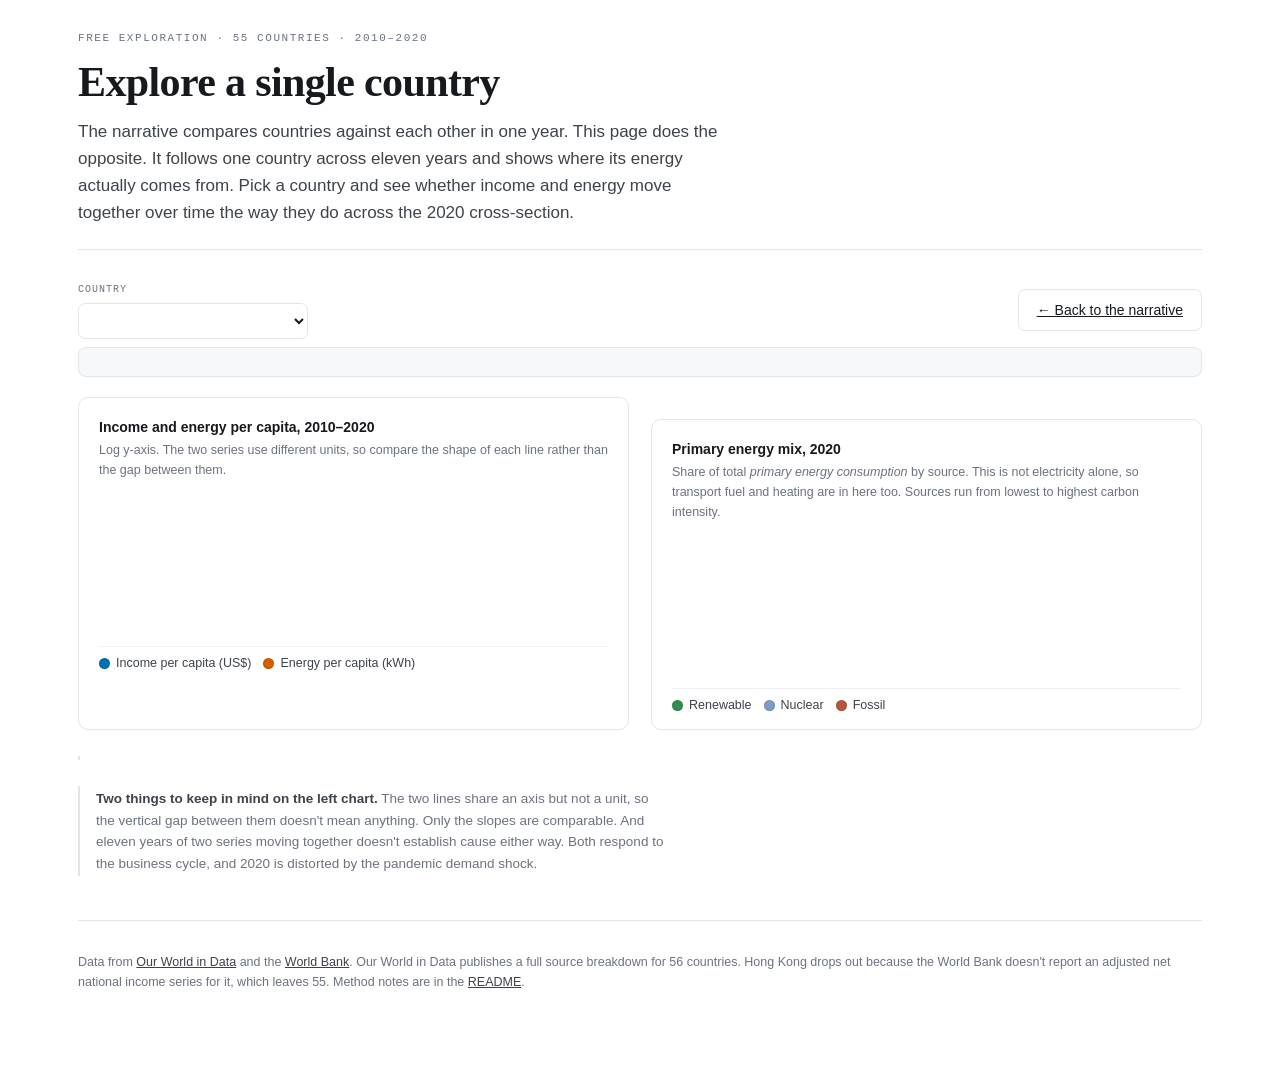
<file: exploration.html>
<!DOCTYPE html>
<html lang="en">
<head>
  <meta charset="utf-8">
  <meta name="viewport" content="width=device-width, initial-scale=1">
  <title>Explore by country — Energy &amp; Prosperity</title>
  <meta name="description" content="Country-level explorer: income and energy per capita 2010–2020, plus the 2020 electricity generation mix.">

  <link rel="stylesheet" href="css/styles.css">
  <script src="https://d3js.org/d3.v7.min.js"></script>
  <script src="js/common.js"></script>
</head>

<body>
<div class="wrap">

  <header class="masthead">
    <p class="kicker">Free exploration · 55 countries · 2010–2020</p>
    <h1>Explore a single country</h1>
    <p class="standfirst">
      The narrative compares countries against each other in one year. This page does the opposite. It
      follows one country across eleven years and shows where its energy actually comes from. Pick a
      country and see whether income and energy move together over time the way they do across the
      2020 cross-section.
    </p>
  </header>

  <div class="controls" style="border-top:0; margin-top:0; padding-top:0;">
    <div class="field">
      <label for="countrySelect">Country</label>
      <select id="countrySelect"></select>
    </div>
    <span class="spacer"></span>
    <a class="btn" href="index.html">← Back to the narrative</a>
  </div>

  <div class="stats" id="stats" aria-live="polite"></div>

  <div class="grid-2">

    <div class="chart-card">
      <p class="chart-title" id="lineTitle">Income and energy per capita, 2010–2020</p>
      <p class="chart-sub">Log y-axis. The two series use different units, so compare the shape of each line rather than the gap between them.</p>
      <svg id="lineChart" role="img" aria-label="Line chart of income and energy per capita over time"></svg>
      <div class="legend-row">
        <div class="legend-group">
          <span class="legend-item"><span class="swatch" style="background:#0072b2"></span>Income per capita (US$)</span>
          <span class="legend-item"><span class="swatch" style="background:#d55e00"></span>Energy per capita (kWh)</span>
        </div>
      </div>
    </div>

    <div class="chart-card">
      <p class="chart-title" id="barTitle">Primary energy mix, 2020</p>
      <p class="chart-sub">Share of total <em>primary energy consumption</em> by source. This is not electricity alone, so transport fuel and heating are in here too. Sources run from lowest to highest carbon intensity.</p>
      <svg id="barChart" role="img" aria-label="Bar chart of primary energy consumption share by source"></svg>
      <div class="legend-row">
        <div class="legend-group">
          <span class="legend-item"><span class="swatch" style="background:#2f8f4e"></span>Renewable</span>
          <span class="legend-item"><span class="swatch" style="background:#7b9ec4"></span>Nuclear</span>
          <span class="legend-item"><span class="swatch" style="background:#b8563d"></span>Fossil</span>
        </div>
      </div>
    </div>

  </div>

  <p class="note" id="explNote"></p>

  <p class="note">
    <strong>Two things to keep in mind on the left chart.</strong> The two lines share an axis but not a
    unit, so the vertical gap between them doesn't mean anything. Only the slopes are comparable. And
    eleven years of two series moving together doesn't establish cause either way. Both respond to the
    business cycle, and 2020 is distorted by the pandemic demand shock.
  </p>

  <footer class="site-footer">
    <p>
      Data from <a href="https://github.com/owid/energy-data">Our World in Data</a> and the
      <a href="https://data.worldbank.org/">World Bank</a>. Our World in Data publishes a full source
      breakdown for 56 countries. Hong Kong drops out because the World Bank doesn't report an adjusted
      net national income series for it, which leaves 55. Method notes are in the
      <a href="https://github.com/wc40/cs416-narrative-viz#readme">README</a>.
    </p>
  </footer>

</div>

<script>
/* ==========================================================================
   Country explorer. A time-series panel and an energy-mix panel, both driven by
   one shared <select>. All three CSVs load once at boot.
   ========================================================================== */

const SOURCE_ORDER = ['Solar', 'Wind', 'Hydro', 'Other Renew', 'Biofuel', 'Nuclear', 'Gas', 'Oil', 'Coal'];

const SOURCE_CLASS = {
  Solar: 'renew', Wind: 'renew', Hydro: 'renew', 'Other Renew': 'renew', Biofuel: 'renew',
  Nuclear: 'nuclear', Gas: 'fossil', Oil: 'fossil', Coal: 'fossil'
};

// Sequential ramps within each family so individual sources stay distinguishable.
const SOURCE_COLOR = {
  Solar: '#5fbf7a', Wind: '#3da35d', Hydro: '#2f8f4e', 'Other Renew': '#237a3f', Biofuel: '#17652f',
  Nuclear: '#7b9ec4',
  Gas: '#d99a7c', Oil: '#c67558', Coal: '#b8563d'
};

const RENEWABLE = new Set(['Solar', 'Wind', 'Hydro', 'Other Renew', 'Biofuel']);

const COLOR_INCOME = '#0072b2';
const COLOR_ENERGY = '#d55e00';

const tooltip = createTooltip();

/* ---------- Geometry -------------------------------------------------------- */

const LM = { top: 22, right: 24, bottom: 46, left: 66 };
const LW = 620, LH = 400;
const liw = LW - LM.left - LM.right, lih = LH - LM.top - LM.bottom;

const BM = { top: 22, right: 20, bottom: 74, left: 56 };
const BW = 620, BH = 400;
const biw = BW - BM.left - BM.right, bih = BH - BM.top - BM.bottom;

const lineSvg = d3.select('#lineChart')
  .attr('viewBox', `0 0 ${LW} ${LH}`).attr('preserveAspectRatio', 'xMidYMid meet');
const lroot = lineSvg.append('g').attr('transform', `translate(${LM.left},${LM.top})`);
const lGrid  = lroot.append('g').attr('class', 'grid');
const lXAxis = lroot.append('g').attr('class', 'axis').attr('transform', `translate(0,${lih})`);
const lYAxis = lroot.append('g').attr('class', 'axis');
const lPaths = lroot.append('g');
const lDots  = lroot.append('g');

lroot.append('text').attr('class', 'axis-title')
  .attr('transform', 'rotate(-90)').attr('x', 0).attr('y', -50)
  .attr('text-anchor', 'end').text('Per capita (log scale) →');

const barSvg = d3.select('#barChart')
  .attr('viewBox', `0 0 ${BW} ${BH}`).attr('preserveAspectRatio', 'xMidYMid meet');
const broot = barSvg.append('g').attr('transform', `translate(${BM.left},${BM.top})`);
const bGrid  = broot.append('g').attr('class', 'grid');
const bXAxis = broot.append('g').attr('class', 'axis').attr('transform', `translate(0,${bih})`);
const bYAxis = broot.append('g').attr('class', 'axis');
const bBars  = broot.append('g');

broot.append('text').attr('class', 'axis-title')
  .attr('transform', 'rotate(-90)').attr('x', 0).attr('y', -42)
  .attr('text-anchor', 'end').text('Share of generation →');

const xTime = d3.scaleTime().range([0, liw]);
const yLog  = d3.scaleLog().range([lih, 0]);
const xBand = d3.scaleBand().range([0, biw]).domain(SOURCE_ORDER).padding(0.22);
const yLin  = d3.scaleLinear().range([bih, 0]);

/* ---------- Boot ------------------------------------------------------------ */

let INCOME = [], ENERGY = [], MIX = [], COUNTRIES = [];

Promise.all([
  csvLoad('data/income-per-capita-by-year.csv'),
  csvLoad('data/energy-per-capita-by-year.csv'),
  csvLoad('data/energy-mix-2020.csv')
]).then(([income, energy, mix]) => {
  INCOME = income;
  ENERGY = energy;
  MIX = mix;

  // Only offer countries that have a full generation-mix breakdown AND appear
  // in both time series. Otherwise a selection can render an empty panel.
  const mixCountries = MIX.columns.filter(c => c !== 'energy_source');
  COUNTRIES = mixCountries
    .filter(c => income.columns.includes(c) && energy.columns.includes(c))
    .filter(c => seriesFor(INCOME, c).length > 1 && seriesFor(ENERGY, c).length > 1)
    .sort(d3.ascending);

  d3.select('#countrySelect')
    .on('change', function () { update(this.value); })
    .selectAll('option')
    .data(COUNTRIES)
    .join('option')
      .attr('value', d => d)
      .text(d => d);

  drawStaticAxes();

  const initial = COUNTRIES.includes('United States') ? 'United States' : COUNTRIES[0];
  d3.select('#countrySelect').property('value', initial);
  update(initial, false);
}).catch(err => {
  console.error(err);
  d3.select('#explNote').text('Could not load the data files. Serve this over HTTP instead of opening it directly from disk.');
});

/** Extract a clean [{date, value}] series for one country column. */
function seriesFor(table, country) {
  return table.map(row => ({
    year: +row.year,
    date: new Date(+row.year, 0, 1),
    value: numPos(row[country])
  })).filter(d => d.value != null).sort((a, b) => a.year - b.year);
}

function drawStaticAxes() {
  const years = INCOME.map(r => +r.year);
  xTime.domain([new Date(d3.min(years), 0, 1), new Date(d3.max(years), 0, 1)]);
  lXAxis.call(d3.axisBottom(xTime).ticks(6).tickFormat(d3.timeFormat('%Y')).tickSizeOuter(0));

  yLin.domain([0, 100]);
  bYAxis.call(d3.axisLeft(yLin).ticks(5).tickFormat(d => d + '%').tickSizeOuter(0));
  bGrid.call(d3.axisLeft(yLin).ticks(5).tickSize(-biw).tickFormat(''));
  bXAxis.call(d3.axisBottom(xBand).tickSizeOuter(0))
    .selectAll('text')
      .attr('transform', 'translate(-8,2)rotate(-42)')
      .style('text-anchor', 'end');
}

/* ---------- Update ---------------------------------------------------------- */

function update(country, animate = true) {
  const dur = animate ? 750 : 0;

  const inc = seriesFor(INCOME, country);
  const eng = seriesFor(ENERGY, country);
  const mix = SOURCE_ORDER.map(src => {
    const row = MIX.find(r => r.energy_source === src);
    return { source: src, value: row ? (num(row[country]) ?? 0) : 0 };
  });

  drawLines(inc, eng, dur, country);
  drawBars(mix, dur);
  renderStats(inc, eng, mix, country);

  d3.select('#lineTitle').text(`${country}: income and energy per capita, ${inc[0]?.year ?? ''}–${inc.at(-1)?.year ?? ''}`);
  d3.select('#barTitle').text(`${country}: primary energy mix, 2020`);
}

function drawLines(inc, eng, dur, country) {
  const all = [...inc, ...eng].map(d => d.value);
  // No .nice() here. On a log scale it snaps out to whole decades, which turned
  // a 50k-110k range into a 10k-1M axis and flattened both lines into the middle.
  yLog.domain(padLogDomain(d3.extent(all), 1.3));

  lYAxis.transition().duration(dur)
    .call(d3.axisLeft(yLog).tickValues(logTicks(yLog.domain())).tickFormat(fmt.axis).tickSizeOuter(0));
  lGrid.transition().duration(dur)
    .call(d3.axisLeft(yLog).tickValues(logTicks(yLog.domain())).tickSize(-liw).tickFormat(''));

  const line = d3.line().x(d => xTime(d.date)).y(d => yLog(d.value)).curve(d3.curveMonotoneX);
  const series = [
    { key: 'income', color: COLOR_INCOME, data: inc, unit: 'US$', name: 'Income per capita' },
    { key: 'energy', color: COLOR_ENERGY, data: eng, unit: 'kWh', name: 'Energy per capita' }
  ];

  lPaths.selectAll('path')
    .data(series, d => d.key)
    .join(
      enter => enter.append('path')
        .attr('fill', 'none').attr('stroke-width', 2.5)
        .attr('stroke-linecap', 'round').attr('stroke-linejoin', 'round')
        .attr('stroke', d => d.color)
        .attr('d', d => line(d.data)),
      update => update
    )
    .transition().duration(dur)
      .attr('stroke', d => d.color)
      .attr('d', d => line(d.data));

  // Hover points
  const pts = series.flatMap(s => s.data.map(d => ({ ...d, ...s })));
  lDots.selectAll('circle')
    .data(pts, d => d.key + d.year)
    .join(
      enter => enter.append('circle')
        .attr('r', 3.5).attr('fill', '#fff').attr('stroke-width', 2)
        .attr('stroke', d => d.color)
        .attr('cx', d => xTime(d.date)).attr('cy', d => yLog(d.value)),
      update => update,
      exit => exit.remove()
    )
    .on('mouseenter', function (event, d) {
      tooltip.show(event, `
        <div class="tt-name">${country} · ${d.year}</div>
        <div class="tt-row"><span class="tt-key">${d.name}</span>
        <span class="tt-val">${d.unit === 'US$' ? fmt.usd(d.value) : fmt.int(Math.round(d.value)) + ' kWh'}</span></div>
      `);
    })
    .on('mousemove', event => tooltip.move(event))
    .on('mouseleave', () => tooltip.hide())
    .transition().duration(dur)
      .attr('stroke', d => d.color)
      .attr('cx', d => xTime(d.date))
      .attr('cy', d => yLog(d.value));
}

function drawBars(mix, dur) {
  bBars.selectAll('rect')
    .data(mix, d => d.source)
    .join(
      enter => enter.append('rect')
        .attr('x', d => xBand(d.source))
        .attr('width', xBand.bandwidth())
        .attr('y', bih).attr('height', 0)
        .attr('rx', 2)
        .attr('fill', d => SOURCE_COLOR[d.source]),
      update => update
    )
    .on('mouseenter', (event, d) => {
      tooltip.show(event, `
        <div class="tt-name">${d.source}</div>
        <div class="tt-row"><span class="tt-key">Share of generation</span><span class="tt-val">${fmt.pct(d.value, 2)}</span></div>
        <div class="tt-row"><span class="tt-key">Category</span><span class="tt-val">${SOURCE_CLASS[d.source]}</span></div>
      `);
    })
    .on('mousemove', event => tooltip.move(event))
    .on('mouseleave', () => tooltip.hide())
    .transition().duration(dur)
      .attr('x', d => xBand(d.source))
      .attr('width', xBand.bandwidth())
      .attr('y', d => yLin(d.value))
      .attr('height', d => bih - yLin(d.value))
      .attr('fill', d => SOURCE_COLOR[d.source]);
}

function renderStats(inc, eng, mix, country) {
  const renewShare = d3.sum(mix.filter(d => RENEWABLE.has(d.source)), d => d.value);
  const lowCarbon = renewShare + (mix.find(d => d.source === 'Nuclear')?.value ?? 0);

  const growth = (arr) => {
    if (arr.length < 2) return null;
    return (arr.at(-1).value / arr[0].value - 1) * 100;
  };
  const gInc = growth(inc), gEng = growth(eng);

  const items = [
    { label: 'Renewable share', value: fmt.pct(renewShare), note: 'of primary energy consumed, 2020' },
    { label: 'Low-carbon share', value: fmt.pct(lowCarbon), note: 'renewables plus nuclear' },
    { label: 'Income change', value: gInc == null ? '—' : (gInc >= 0 ? '+' : '') + gInc.toFixed(0) + '%',
      note: `per capita, ${inc[0]?.year ?? ''}–${inc.at(-1)?.year ?? ''}` },
    { label: 'Energy change', value: gEng == null ? '—' : (gEng >= 0 ? '+' : '') + gEng.toFixed(0) + '%',
      note: `per capita, ${eng[0]?.year ?? ''}–${eng.at(-1)?.year ?? ''}` }
  ];

  d3.select('#stats').selectAll('div.stat')
    .data(items)
    .join('div')
      .attr('class', 'stat')
      .html(d => `
        <span class="stat-label">${d.label}</span>
        <span class="stat-value">${d.value}</span>
        <span class="stat-note">${d.note}</span>
      `);

  const dir = (gInc != null && gEng != null && Math.sign(gInc) === Math.sign(gEng))
    ? 'moved in the same direction'
    : 'moved in opposite directions';
  d3.select('#explNote').html(
    `<strong>${country}.</strong> Income and energy per capita ${dir} between ` +
    `${inc[0]?.year ?? ''} and ${inc.at(-1)?.year ?? ''}. Income ${gInc >= 0 ? 'up' : 'down'} ` +
    `${Math.abs(gInc).toFixed(0)}%, energy ${gEng >= 0 ? 'up' : 'down'} ${Math.abs(gEng).toFixed(0)}%. ` +
    `A lot of high-income countries show income rising while energy use stays flat or falls. That's the ` +
    `decoupling the 0.84 slope in the cross-section hints at but can't prove on its own.`
  );
}
</script>

</body>
</html>
</file>
<file: css/styles.css>
/* ==========================================================================
   Energy & Prosperity — shared design system
   ========================================================================== */

:root {
  /* Neutrals */
  --ink:        #16191d;
  --ink-2:      #3d434b;
  --ink-3:      #6b7280;
  --rule:       #e2e5ea;
  --rule-soft:  #eef0f3;
  --paper:      #ffffff;
  --paper-2:    #f7f8fa;

  /* Region palette. Okabe-Ito, picked so the colors stay distinct for
     colorblind viewers. D3's default schemeSet2 does not. */
  --c-africa:   #d55e00;
  --c-americas: #0072b2;
  --c-asia:     #cc79a7;
  --c-europe:   #009e73;
  --c-oceania:  #e69f00;
  --c-nodata:   #b6bcc4;

  --accent:     #0072b2;
  --trend:      #16191d;

  --serif: "Iowan Old Style", "Palatino Linotype", Palatino, Georgia, serif;
  --sans:  ui-sans-serif, -apple-system, BlinkMacSystemFont, "Segoe UI",
           Inter, Roboto, "Helvetica Neue", Arial, sans-serif;
  --mono:  ui-monospace, SFMono-Regular, "SF Mono", Menlo, Consolas, monospace;

  --maxw: 1180px;
}

*, *::before, *::after { box-sizing: border-box; }

html { -webkit-text-size-adjust: 100%; }

body {
  margin: 0;
  background: var(--paper);
  color: var(--ink);
  font-family: var(--sans);
  font-size: 16px;
  line-height: 1.6;
  -webkit-font-smoothing: antialiased;
}

/* ---------- Layout ---------------------------------------------------- */

.wrap {
  max-width: var(--maxw);
  margin: 0 auto;
  padding: 0 28px 72px;
}

.masthead {
  border-bottom: 1px solid var(--rule);
  margin-bottom: 32px;
  padding: 30px 0 22px;
}

.masthead .kicker {
  font-family: var(--mono);
  font-size: 11px;
  letter-spacing: 0.14em;
  text-transform: uppercase;
  color: var(--ink-3);
  margin: 0 0 10px;
}

.masthead h1 {
  font-family: var(--serif);
  font-size: clamp(28px, 4vw, 42px);
  line-height: 1.15;
  font-weight: 600;
  letter-spacing: -0.015em;
  margin: 0 0 12px;
}

.masthead .standfirst {
  font-size: 17px;
  color: var(--ink-2);
  max-width: 68ch;
  margin: 0;
}

/* ---------- Scene narration ------------------------------------------- */

.scene-head {
  display: grid;
  grid-template-columns: minmax(0, 1fr) auto;
  gap: 24px;
  align-items: end;
  margin-bottom: 20px;
}

.scene-label {
  font-family: var(--mono);
  font-size: 11px;
  letter-spacing: 0.14em;
  text-transform: uppercase;
  color: var(--accent);
  margin: 0 0 8px;
}

.scene-title {
  font-family: var(--serif);
  font-size: clamp(22px, 3vw, 30px);
  line-height: 1.2;
  font-weight: 600;
  letter-spacing: -0.01em;
  margin: 0 0 10px;
}

.scene-body {
  font-size: 16px;
  color: var(--ink-2);
  max-width: 72ch;
  margin: 0;
}

.scene-body strong { color: var(--ink); font-weight: 600; }

/* Fade narration on scene change */
.fade-swap { transition: opacity 260ms ease; }
.fade-swap.is-out { opacity: 0; }

/* ---------- Stat readout ---------------------------------------------- */

.stats {
  display: flex;
  gap: 26px;
  flex-wrap: wrap;
  padding: 14px 18px;
  background: var(--paper-2);
  border: 1px solid var(--rule);
  border-radius: 8px;
  margin-bottom: 20px;
}

.stat .stat-label {
  font-family: var(--mono);
  font-size: 10px;
  letter-spacing: 0.1em;
  text-transform: uppercase;
  color: var(--ink-3);
  display: block;
}

.stat .stat-value {
  font-family: var(--serif);
  font-size: 22px;
  font-weight: 600;
  font-variant-numeric: tabular-nums;
  line-height: 1.25;
}

.stat .stat-note {
  font-size: 12px;
  color: var(--ink-3);
}

/* ---------- Chart shell ------------------------------------------------ */

.chart-card {
  border: 1px solid var(--rule);
  border-radius: 10px;
  padding: 18px 20px 12px;
  background: var(--paper);
}

.chart-card + .chart-card { margin-top: 22px; }

.chart-title {
  font-size: 14px;
  font-weight: 600;
  margin: 0 0 2px;
}

.chart-sub {
  font-size: 12.5px;
  color: var(--ink-3);
  margin: 0 0 10px;
}

svg { display: block; width: 100%; height: auto; overflow: visible; }

/* Axes */
.axis path,
.axis line { stroke: var(--rule); shape-rendering: crispEdges; }
.axis text { fill: var(--ink-3); font-size: 11.5px; font-family: var(--sans); }
.axis .domain { stroke: var(--ink-3); }

.grid line { stroke: var(--rule-soft); shape-rendering: crispEdges; }
.grid .domain { stroke: none; }

.axis-title {
  fill: var(--ink-2);
  font-size: 12px;
  font-weight: 600;
  font-family: var(--sans);
}

/* Marks */
.dot { stroke: #fff; stroke-width: 1; cursor: pointer; }
.dot.is-nodata { stroke: var(--ink-3); stroke-dasharray: 2 1.6; stroke-width: 1; }
.dot.is-dim { opacity: 0.22; }
.dot.is-hit { stroke: var(--ink); stroke-width: 2.25; }

.trend-line {
  stroke: var(--trend);
  stroke-width: 1.6;
  stroke-dasharray: 6 4;
  fill: none;
  opacity: 0.65;
}

.trend-label {
  font-family: var(--mono);
  font-size: 11px;
  fill: var(--ink-2);
}

/* d3-annotation overrides */
.annotation-note-title { font-weight: 600; fill: var(--ink); font-size: 13px; }
.annotation-note-label { fill: var(--ink-2); font-size: 12px; }
.annotation path.connector { stroke: var(--ink-3); }
.annotation .annotation-note-bg { fill: #fff; fill-opacity: 0.86; }

/* ---------- Legends ---------------------------------------------------- */

.legend-row {
  display: flex;
  flex-wrap: wrap;
  gap: 10px 22px;
  align-items: center;
  padding-top: 4px;
  margin-top: 6px;
  border-top: 1px solid var(--rule-soft);
}

.legend-group {
  display: flex;
  align-items: center;
  gap: 12px;
  flex-wrap: wrap;
}

.legend-caption {
  font-family: var(--mono);
  font-size: 10px;
  letter-spacing: 0.09em;
  text-transform: uppercase;
  color: var(--ink-3);
}

.legend-item {
  display: inline-flex;
  align-items: center;
  gap: 6px;
  font-size: 12.5px;
  color: var(--ink-2);
  cursor: pointer;
  border: 0;
  background: none;
  padding: 2px 0;
  font-family: inherit;
}

.legend-item:hover { color: var(--ink); }
.legend-item.is-off { opacity: 0.35; }
.legend-item .swatch {
  width: 11px; height: 11px;
  border-radius: 50%;
  flex: 0 0 auto;
  border: 1px solid rgba(0,0,0,0.12);
}
.legend-item .swatch.hollow {
  background: var(--c-nodata);
  border: 1px dashed var(--ink-3);
}

.size-key { display: inline-flex; align-items: flex-end; gap: 8px; }

/* ---------- Controls --------------------------------------------------- */

.controls {
  display: flex;
  align-items: center;
  gap: 14px;
  flex-wrap: wrap;
  margin: 26px 0 8px;
  padding-top: 18px;
  border-top: 1px solid var(--rule);
}

.btn {
  font: inherit;
  font-size: 14px;
  font-weight: 500;
  padding: 9px 18px;
  border-radius: 7px;
  border: 1px solid var(--rule);
  background: var(--paper);
  color: var(--ink);
  cursor: pointer;
  transition: background 140ms ease, border-color 140ms ease, color 140ms ease;
}

.btn:hover:not(:disabled) { background: var(--paper-2); border-color: var(--ink-3); }
.btn:focus-visible { outline: 2px solid var(--accent); outline-offset: 2px; }
.btn:disabled { opacity: 0.38; cursor: not-allowed; }

.btn-primary {
  background: var(--ink);
  border-color: var(--ink);
  color: #fff;
}
.btn-primary:hover:not(:disabled) { background: #000; border-color: #000; color: #fff; }

.progress { display: flex; gap: 8px; align-items: center; margin-right: 2px; }

.progress-dot {
  width: 8px; height: 8px;
  border-radius: 50%;
  background: var(--rule);
  border: 0; padding: 0;
  cursor: pointer;
  transition: background 160ms ease, transform 160ms ease;
}
.progress-dot:hover { background: var(--ink-3); }
.progress-dot.is-active { background: var(--ink); transform: scale(1.35); }
.progress-dot:focus-visible { outline: 2px solid var(--accent); outline-offset: 3px; }

.controls .spacer { flex: 1; }

.hint {
  font-size: 12px;
  color: var(--ink-3);
}
.hint kbd {
  font-family: var(--mono);
  font-size: 11px;
  border: 1px solid var(--rule);
  border-bottom-width: 2px;
  border-radius: 4px;
  padding: 1px 5px;
  background: var(--paper-2);
}

/* Selects */
.field { display: inline-flex; flex-direction: column; gap: 5px; }
.field label {
  font-family: var(--mono);
  font-size: 10px;
  letter-spacing: 0.1em;
  text-transform: uppercase;
  color: var(--ink-3);
}
.field select {
  font: inherit;
  font-size: 14px;
  padding: 8px 12px;
  border: 1px solid var(--rule);
  border-radius: 7px;
  background: var(--paper);
  color: var(--ink);
  min-width: 230px;
  cursor: pointer;
}
.field select:focus-visible { outline: 2px solid var(--accent); outline-offset: 1px; }

/* ---------- Tooltip ---------------------------------------------------- */

.tooltip {
  position: absolute;
  pointer-events: none;
  opacity: 0;
  z-index: 60;
  background: rgba(15, 18, 22, 0.95);
  color: #fff;
  border-radius: 7px;
  padding: 9px 11px;
  font-size: 12.5px;
  line-height: 1.5;
  max-width: 250px;
  box-shadow: 0 6px 22px rgba(0,0,0,0.24);
  transition: opacity 130ms ease;
}
.tooltip .tt-name { font-weight: 600; font-size: 13.5px; margin-bottom: 3px; }
.tooltip .tt-row { display: flex; justify-content: space-between; gap: 16px; }
.tooltip .tt-key { color: #b9c0c9; }
.tooltip .tt-val { font-variant-numeric: tabular-nums; }
.tooltip .tt-muted { color: #9aa3ad; font-style: italic; }

/* ---------- Two-up grid ------------------------------------------------ */

.grid-2 {
  display: grid;
  grid-template-columns: repeat(auto-fit, minmax(400px, 1fr));
  gap: 22px;
}

/* ---------- Notes / footer --------------------------------------------- */

.note {
  border-left: 2px solid var(--rule);
  padding: 2px 0 2px 16px;
  margin: 26px 0 0;
  font-size: 13.5px;
  color: var(--ink-3);
  max-width: 78ch;
}
.note strong { color: var(--ink-2); font-weight: 600; }

.site-footer {
  border-top: 1px solid var(--rule);
  margin-top: 44px;
  padding-top: 18px;
  font-size: 12.5px;
  color: var(--ink-3);
}
.site-footer a { color: var(--ink-2); }

a { color: var(--accent); }

.sr-only {
  position: absolute; width: 1px; height: 1px;
  padding: 0; margin: -1px; overflow: hidden;
  clip: rect(0,0,0,0); white-space: nowrap; border: 0;
}

@media (max-width: 720px) {
  .wrap { padding: 0 18px 56px; }
  .scene-head { grid-template-columns: 1fr; }
  .stats { gap: 18px; }
  .controls .spacer { display: none; }
}

@media (prefers-reduced-motion: reduce) {
  *, *::before, *::after {
    transition-duration: 0.01ms !important;
    animation-duration: 0.01ms !important;
  }
}
</file>
